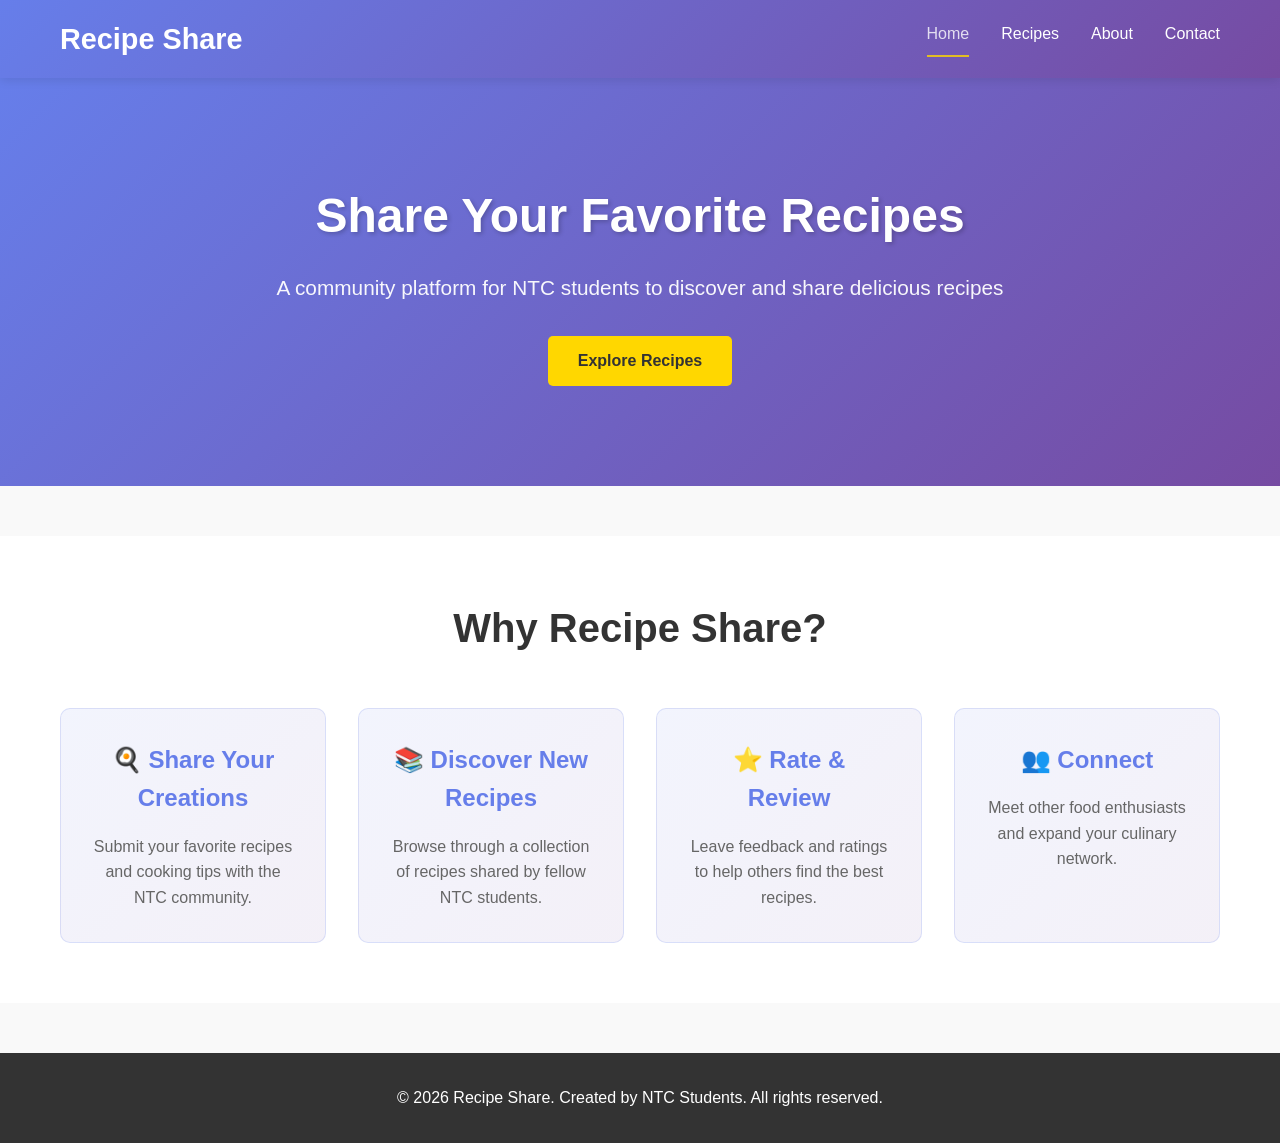
<file: index.html>
<!DOCTYPE html>
<html lang="en">
<head>
    <meta charset="UTF-8">
    <meta name="viewport" content="width=device-width, initial-scale=1.0">
    <title>Recipe Share - NTC Community Recipe Platform</title>
    <link rel="stylesheet" href="styles.css">
</head>
<body>
    <!-- Navigation Header -->
    <header class="navbar">
        <div class="navbar-container">
            <h1 class="logo">Recipe Share</h1>
            <nav class="nav-links">
                <a href="index.html" class="active">Home</a>
                <a href="recipes.html">Recipes</a>
                <a href="about.html">About</a>
                <a href="#contact">Contact</a>
            </nav>
        </div>
    </header>

    <!-- Hero Section -->
    <section class="hero">
        <div class="hero-content">
            <h2>Share Your Favorite Recipes</h2>
            <p>A community platform for NTC students to discover and share delicious recipes</p>
            <a href="recipes.html" class="cta-button">Explore Recipes</a>
        </div>
    </section>

    <!-- Features Section -->
    <section class="features">
        <div class="container">
            <h2>Why Recipe Share?</h2>
            <div class="features-grid">
                <div class="feature-card">
                    <h3>🍳 Share Your Creations</h3>
                    <p>Submit your favorite recipes and cooking tips with the NTC community.</p>
                </div>
                <div class="feature-card">
                    <h3>📚 Discover New Recipes</h3>
                    <p>Browse through a collection of recipes shared by fellow NTC students.</p>
                </div>
                <div class="feature-card">
                    <h3>⭐ Rate & Review</h3>
                    <p>Leave feedback and ratings to help others find the best recipes.</p>
                </div>
                <div class="feature-card">
                    <h3>👥 Connect</h3>
                    <p>Meet other food enthusiasts and expand your culinary network.</p>
                </div>
            </div>
        </div>
    </section>

    <!-- Footer -->
    <footer class="footer">
        <div class="container">
            <p>&copy; 2026 Recipe Share. Created by NTC Students. All rights reserved.</p>
        </div>
    </footer>
</body>
</html>
</file>
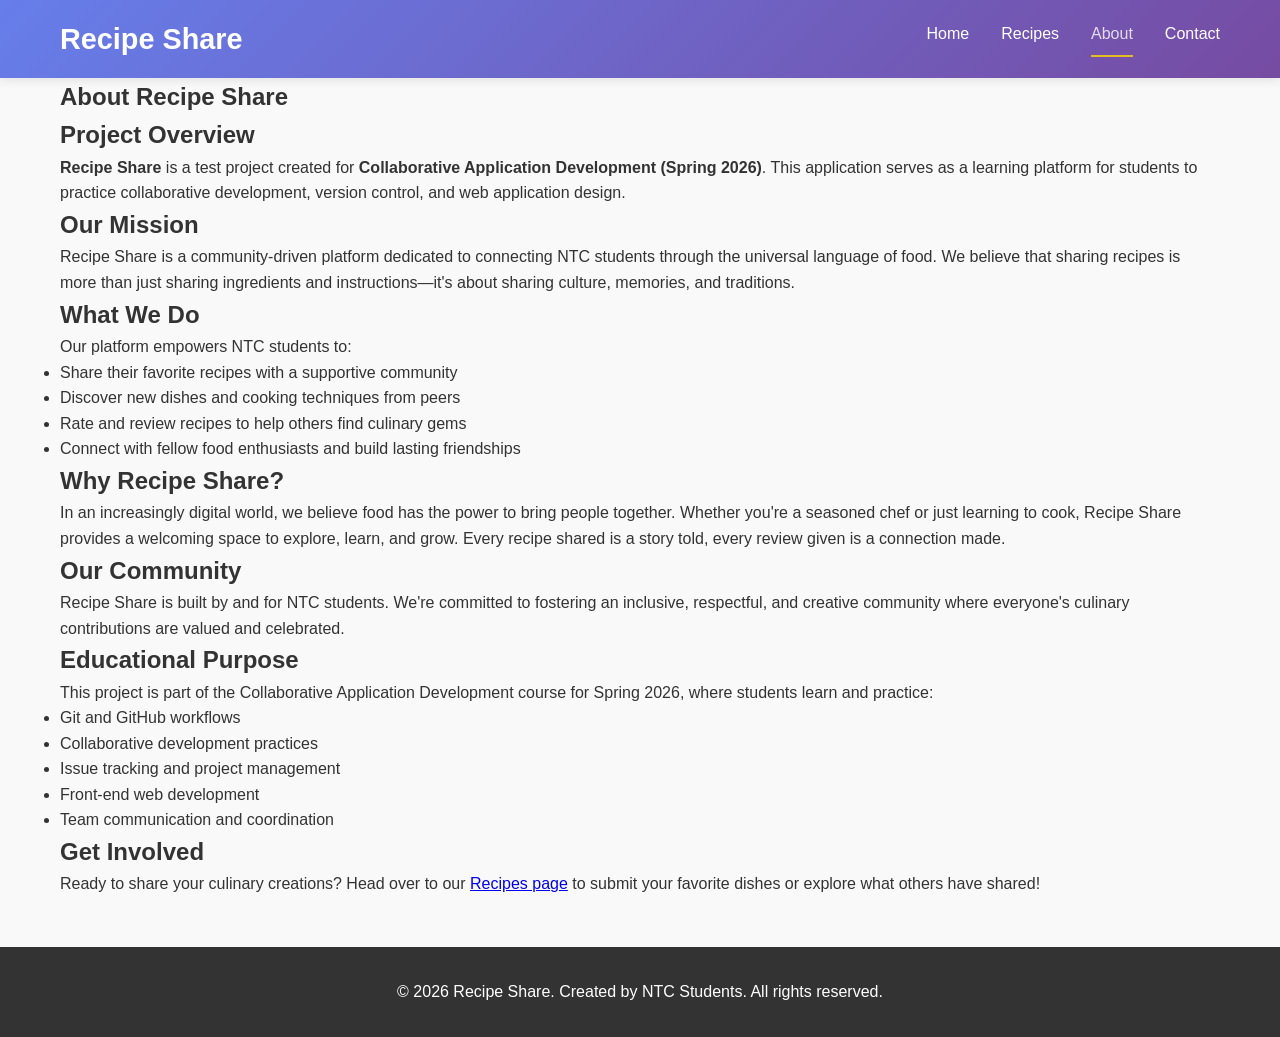
<file: about.html>
<!DOCTYPE html>
<html lang="en">
<head>
    <meta charset="UTF-8">
    <meta name="viewport" content="width=device-width, initial-scale=1.0">
    <title>About - Recipe Share</title>
    <link rel="stylesheet" href="styles.css">
</head>
<body>
    <!-- Navigation Header -->
    <header class="navbar">
        <div class="navbar-container">
            <h1 class="logo">Recipe Share</h1>
            <nav class="nav-links">
                <a href="index.html">Home</a>
                <a href="recipes.html">Recipes</a>
                <a href="about.html" class="active">About</a>
                <a href="#contact">Contact</a>
            </nav>
        </div>
    </header>

    <!-- About Section -->
    <section class="about">
        <div class="container">
            <h1>About Recipe Share</h1>
            
            <div class="about-content">
                <section class="about-section">
                    <h2>Project Overview</h2>
                    <p><strong>Recipe Share</strong> is a test project created for <strong>Collaborative Application Development (Spring 2026)</strong>. This application serves as a learning platform for students to practice collaborative development, version control, and web application design.</p>
                </section>

                <section class="about-section">
                    <h2>Our Mission</h2>
                    <p>Recipe Share is a community-driven platform dedicated to connecting NTC students through the universal language of food. We believe that sharing recipes is more than just sharing ingredients and instructions—it's about sharing culture, memories, and traditions.</p>
                </section>

                <section class="about-section">
                    <h2>What We Do</h2>
                    <p>Our platform empowers NTC students to:</p>
                    <ul>
                        <li>Share their favorite recipes with a supportive community</li>
                        <li>Discover new dishes and cooking techniques from peers</li>
                        <li>Rate and review recipes to help others find culinary gems</li>
                        <li>Connect with fellow food enthusiasts and build lasting friendships</li>
                    </ul>
                </section>

                <section class="about-section">
                    <h2>Why Recipe Share?</h2>
                    <p>In an increasingly digital world, we believe food has the power to bring people together. Whether you're a seasoned chef or just learning to cook, Recipe Share provides a welcoming space to explore, learn, and grow. Every recipe shared is a story told, every review given is a connection made.</p>
                </section>

                <section class="about-section">
                    <h2>Our Community</h2>
                    <p>Recipe Share is built by and for NTC students. We're committed to fostering an inclusive, respectful, and creative community where everyone's culinary contributions are valued and celebrated.</p>
                </section>

                <section class="about-section">
                    <h2>Educational Purpose</h2>
                    <p>This project is part of the Collaborative Application Development course for Spring 2026, where students learn and practice:</p>
                    <ul>
                        <li>Git and GitHub workflows</li>
                        <li>Collaborative development practices</li>
                        <li>Issue tracking and project management</li>
                        <li>Front-end web development</li>
                        <li>Team communication and coordination</li>
                    </ul>
                </section>

                <section class="about-section">
                    <h2>Get Involved</h2>
                    <p>Ready to share your culinary creations? Head over to our <a href="recipes.html">Recipes page</a> to submit your favorite dishes or explore what others have shared!</p>
                </section>
            </div>
        </div>
    </section>

    <!-- Footer -->
    <footer class="footer">
        <div class="container">
            <p>&copy; 2026 Recipe Share. Created by NTC Students. All rights reserved.</p>
        </div>
    </footer>
</body>
</html>
</file>
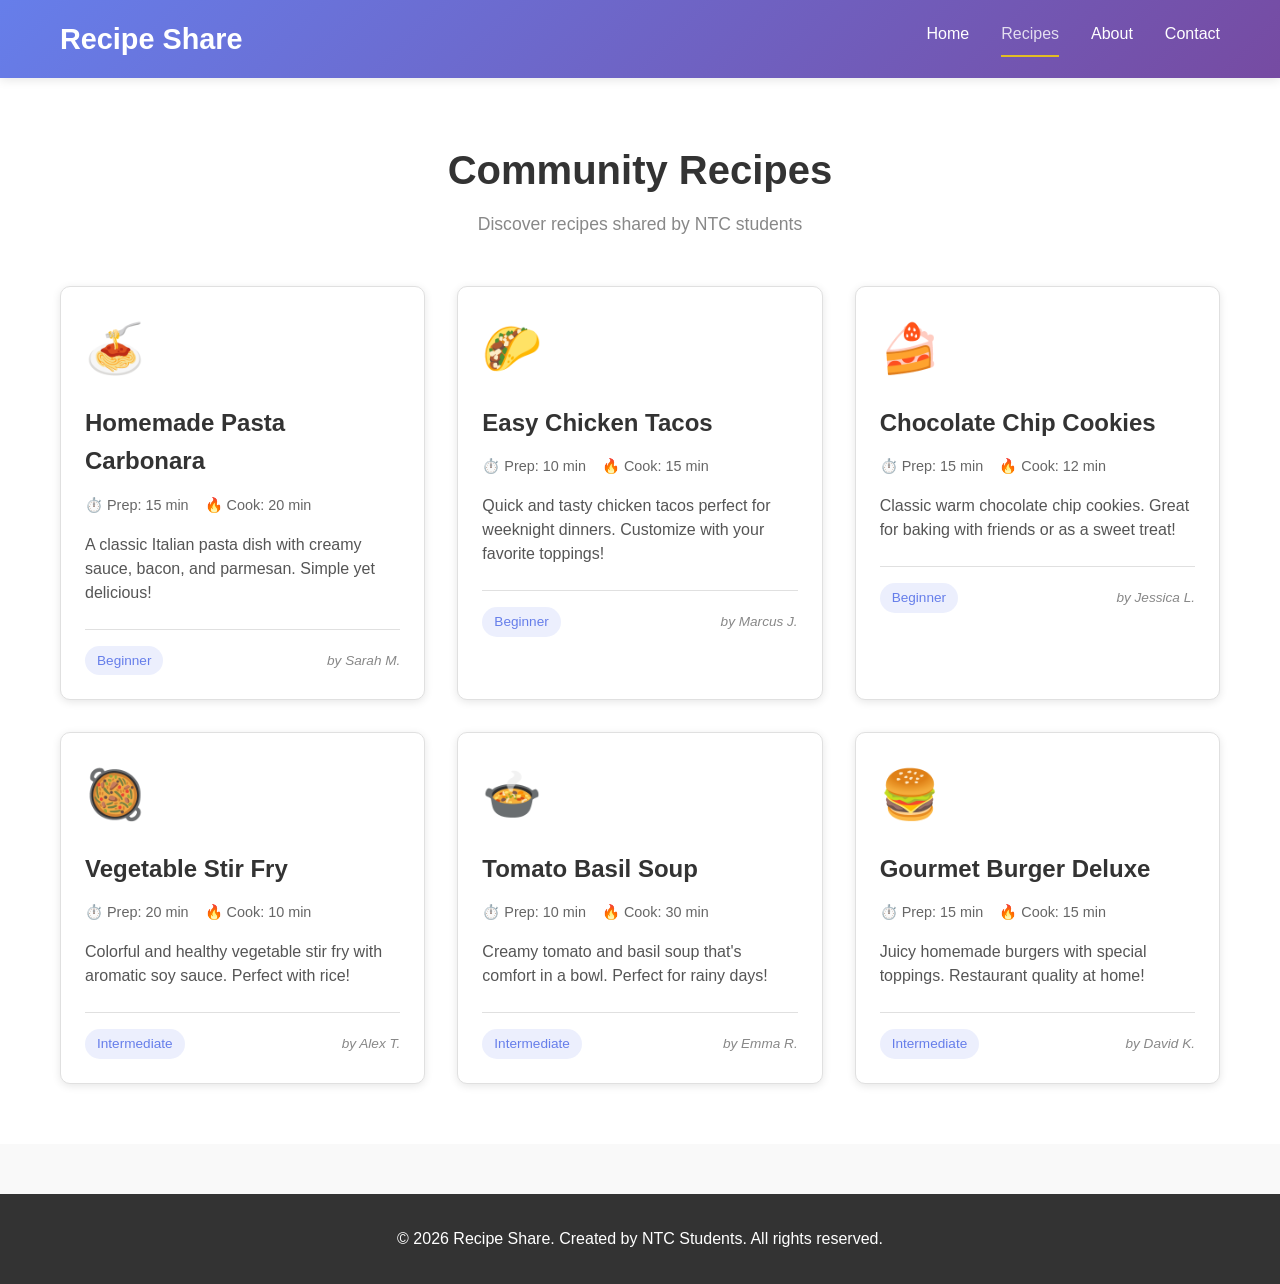
<file: recipes.html>
<!DOCTYPE html>
<html lang="en">
<head>
    <meta charset="UTF-8">
    <meta name="viewport" content="width=device-width, initial-scale=1.0">
    <title>Recipes - Recipe Share</title>
    <link rel="stylesheet" href="styles.css">
</head>
<body>
    <!-- Navigation Header -->
    <header class="navbar">
        <div class="navbar-container">
            <h1 class="logo">Recipe Share</h1>
            <nav class="nav-links">
                <a href="index.html">Home</a>
                <a href="recipes.html" class="active">Recipes</a>
                <a href="#about">About</a>
                <a href="#contact">Contact</a>
            </nav>
        </div>
    </header>

    <!-- Recipes Section -->
    <section class="recipes-section">
        <div class="container">
            <h2>Community Recipes</h2>
            <p class="section-subtitle">Discover recipes shared by NTC students</p>
            
            <div class="recipes-grid">
                <!-- Recipe Card 1 -->
                <div class="recipe-card">
                    <div class="recipe-icon">🍝</div>
                    <h3>Homemade Pasta Carbonara</h3>
                    <div class="recipe-meta">
                        <span>⏱️ Prep: 15 min</span>
                        <span>🔥 Cook: 20 min</span>
                    </div>
                    <p class="recipe-description">A classic Italian pasta dish with creamy sauce, bacon, and parmesan. Simple yet delicious!</p>
                    <div class="recipe-footer">
                        <span class="difficulty">Beginner</span>
                        <span class="submitted-by">by Sarah M.</span>
                    </div>
                </div>

                <!-- Recipe Card 2 -->
                <div class="recipe-card">
                    <div class="recipe-icon">🌮</div>
                    <h3>Easy Chicken Tacos</h3>
                    <div class="recipe-meta">
                        <span>⏱️ Prep: 10 min</span>
                        <span>🔥 Cook: 15 min</span>
                    </div>
                    <p class="recipe-description">Quick and tasty chicken tacos perfect for weeknight dinners. Customize with your favorite toppings!</p>
                    <div class="recipe-footer">
                        <span class="difficulty">Beginner</span>
                        <span class="submitted-by">by Marcus J.</span>
                    </div>
                </div>

                <!-- Recipe Card 3 -->
                <div class="recipe-card">
                    <div class="recipe-icon">🍰</div>
                    <h3>Chocolate Chip Cookies</h3>
                    <div class="recipe-meta">
                        <span>⏱️ Prep: 15 min</span>
                        <span>🔥 Cook: 12 min</span>
                    </div>
                    <p class="recipe-description">Classic warm chocolate chip cookies. Great for baking with friends or as a sweet treat!</p>
                    <div class="recipe-footer">
                        <span class="difficulty">Beginner</span>
                        <span class="submitted-by">by Jessica L.</span>
                    </div>
                </div>

                <!-- Recipe Card 4 -->
                <div class="recipe-card">
                    <div class="recipe-icon">🥘</div>
                    <h3>Vegetable Stir Fry</h3>
                    <div class="recipe-meta">
                        <span>⏱️ Prep: 20 min</span>
                        <span>🔥 Cook: 10 min</span>
                    </div>
                    <p class="recipe-description">Colorful and healthy vegetable stir fry with aromatic soy sauce. Perfect with rice!</p>
                    <div class="recipe-footer">
                        <span class="difficulty">Intermediate</span>
                        <span class="submitted-by">by Alex T.</span>
                    </div>
                </div>

                <!-- Recipe Card 5 -->
                <div class="recipe-card">
                    <div class="recipe-icon">🍲</div>
                    <h3>Tomato Basil Soup</h3>
                    <div class="recipe-meta">
                        <span>⏱️ Prep: 10 min</span>
                        <span>🔥 Cook: 30 min</span>
                    </div>
                    <p class="recipe-description">Creamy tomato and basil soup that's comfort in a bowl. Perfect for rainy days!</p>
                    <div class="recipe-footer">
                        <span class="difficulty">Intermediate</span>
                        <span class="submitted-by">by Emma R.</span>
                    </div>
                </div>

                <!-- Recipe Card 6 -->
                <div class="recipe-card">
                    <div class="recipe-icon">🍔</div>
                    <h3>Gourmet Burger Deluxe</h3>
                    <div class="recipe-meta">
                        <span>⏱️ Prep: 15 min</span>
                        <span>🔥 Cook: 15 min</span>
                    </div>
                    <p class="recipe-description">Juicy homemade burgers with special toppings. Restaurant quality at home!</p>
                    <div class="recipe-footer">
                        <span class="difficulty">Intermediate</span>
                        <span class="submitted-by">by David K.</span>
                    </div>
                </div>
            </div>
        </div>
    </section>

    <!-- Footer -->
    <footer class="footer">
        <div class="container">
            <p>&copy; 2026 Recipe Share. Created by NTC Students. All rights reserved.</p>
        </div>
    </footer>
</body>
</html>
</file>
<file: styles.css>
/* Global Styles */
* {
    margin: 0;
    padding: 0;
    box-sizing: border-box;
}

body {
    font-family: 'Segoe UI', Tahoma, Geneva, Verdana, sans-serif;
    line-height: 1.6;
    color: #333;
    background-color: #f9f9f9;
}

.container {
    max-width: 1200px;
    margin: 0 auto;
    padding: 0 20px;
}

/* Navigation Bar */
.navbar {
    background: linear-gradient(135deg, #667eea 0%, #764ba2 100%);
    position: sticky;
    top: 0;
    z-index: 1000;
    box-shadow: 0 2px 10px rgba(0, 0, 0, 0.1);
}

.navbar-container {
    max-width: 1200px;
    margin: 0 auto;
    padding: 1rem 20px;
    display: flex;
    justify-content: space-between;
    align-items: center;
}

.logo {
    font-size: 1.8rem;
    font-weight: bold;
    color: white;
    text-decoration: none;
}

.nav-links {
    display: flex;
    gap: 2rem;
}

.nav-links a {
    color: white;
    text-decoration: none;
    font-weight: 500;
    transition: opacity 0.3s ease;
}

.nav-links a:hover,
.nav-links a.active {
    opacity: 0.8;
    border-bottom: 2px solid #ffd700;
    padding-bottom: 0.5rem;
}

/* Hero Section */
.hero {
    background: linear-gradient(135deg, #667eea 0%, #764ba2 100%);
    color: white;
    padding: 100px 20px;
    text-align: center;
    margin-bottom: 50px;
}

.hero-content h2 {
    font-size: 3rem;
    margin-bottom: 1rem;
    text-shadow: 2px 2px 4px rgba(0, 0, 0, 0.2);
}

.hero-content p {
    font-size: 1.3rem;
    margin-bottom: 2rem;
    opacity: 0.95;
}

.cta-button {
    display: inline-block;
    background-color: #ffd700;
    color: #333;
    padding: 12px 30px;
    text-decoration: none;
    border-radius: 5px;
    font-weight: bold;
    transition: transform 0.3s ease, box-shadow 0.3s ease;
}

.cta-button:hover {
    transform: translateY(-3px);
    box-shadow: 0 5px 15px rgba(0, 0, 0, 0.3);
}

/* Features Section */
.features {
    padding: 60px 20px;
    background-color: white;
    margin-bottom: 30px;
}

.features h2 {
    text-align: center;
    font-size: 2.5rem;
    margin-bottom: 3rem;
    color: #333;
}

.features-grid {
    display: grid;
    grid-template-columns: repeat(auto-fit, minmax(250px, 1fr));
    gap: 2rem;
}

.feature-card {
    background: linear-gradient(135deg, #667eea15 0%, #764ba215 100%);
    padding: 2rem;
    border-radius: 10px;
    text-align: center;
    transition: transform 0.3s ease, box-shadow 0.3s ease;
    border: 1px solid #667eea30;
}

.feature-card:hover {
    transform: translateY(-5px);
    box-shadow: 0 10px 25px rgba(102, 126, 234, 0.2);
}

.feature-card h3 {
    font-size: 1.5rem;
    margin-bottom: 1rem;
    color: #667eea;
}

.feature-card p {
    color: #666;
    line-height: 1.6;
}

/* Recipes Section */
.recipes-section {
    padding: 60px 20px;
    background-color: white;
}

.recipes-section h2 {
    text-align: center;
    font-size: 2.5rem;
    margin-bottom: 0.5rem;
    color: #333;
}

.section-subtitle {
    text-align: center;
    color: #888;
    font-size: 1.1rem;
    margin-bottom: 3rem;
}

.recipes-grid {
    display: grid;
    grid-template-columns: repeat(auto-fit, minmax(300px, 1fr));
    gap: 2rem;
}

.recipe-card {
    background-color: white;
    border: 1px solid #e0e0e0;
    border-radius: 10px;
    padding: 1.5rem;
    transition: transform 0.3s ease, box-shadow 0.3s ease;
    box-shadow: 0 2px 8px rgba(0, 0, 0, 0.1);
}

.recipe-card:hover {
    transform: translateY(-8px);
    box-shadow: 0 8px 20px rgba(102, 126, 234, 0.2);
}

.recipe-icon {
    font-size: 3rem;
    margin-bottom: 1rem;
}

.recipe-card h3 {
    font-size: 1.5rem;
    margin-bottom: 0.8rem;
    color: #333;
}

.recipe-meta {
    display: flex;
    gap: 1rem;
    margin-bottom: 1rem;
    font-size: 0.9rem;
    color: #666;
    flex-wrap: wrap;
}

.recipe-description {
    color: #555;
    margin-bottom: 1.5rem;
    line-height: 1.5;
}

.recipe-footer {
    display: flex;
    justify-content: space-between;
    align-items: center;
    padding-top: 1rem;
    border-top: 1px solid #e0e0e0;
}

.difficulty {
    display: inline-block;
    padding: 4px 12px;
    border-radius: 20px;
    font-size: 0.85rem;
    font-weight: 500;
}

.difficulty {
    background-color: #667eea20;
    color: #667eea;
}

.recipe-card:hover .difficulty {
    background-color: #667eea30;
}

.submitted-by {
    font-size: 0.85rem;
    color: #888;
    font-style: italic;
}

/* Footer */
.footer {
    background-color: #333;
    color: white;
    text-align: center;
    padding: 2rem;
    margin-top: 50px;
}

.footer p {
    margin: 0;
}

/* Responsive Design */
@media (max-width: 768px) {
    .navbar-container {
        flex-direction: column;
        gap: 1rem;
    }

    .nav-links {
        gap: 1rem;
        flex-wrap: wrap;
        justify-content: center;
    }

    .hero-content h2 {
        font-size: 2rem;
    }

    .hero-content p {
        font-size: 1rem;
    }

    .features h2,
    .recipes-section h2 {
        font-size: 2rem;
    }

    .features-grid,
    .recipes-grid {
        grid-template-columns: 1fr;
    }

    .recipe-footer {
        flex-direction: column;
        align-items: flex-start;
        gap: 0.5rem;
    }
}

@media (max-width: 480px) {
    .logo {
        font-size: 1.3rem;
    }

    .nav-links {
        gap: 0.5rem;
    }

    .nav-links a {
        font-size: 0.9rem;
    }

    .hero {
        padding: 50px 20px;
    }

    .hero-content h2 {
        font-size: 1.5rem;
    }

    .hero-content p {
        font-size: 0.9rem;
    }

    .cta-button {
        padding: 10px 20px;
        font-size: 0.9rem;
    }

    .features h2,
    .recipes-section h2 {
        font-size: 1.5rem;
    }

    .feature-card h3,
    .recipe-card h3 {
        font-size: 1.2rem;
    }

    .recipe-icon {
        font-size: 2.5rem;
    }

    .recipe-meta {
        flex-direction: column;
        gap: 0.5rem;
    }
}
</file>
